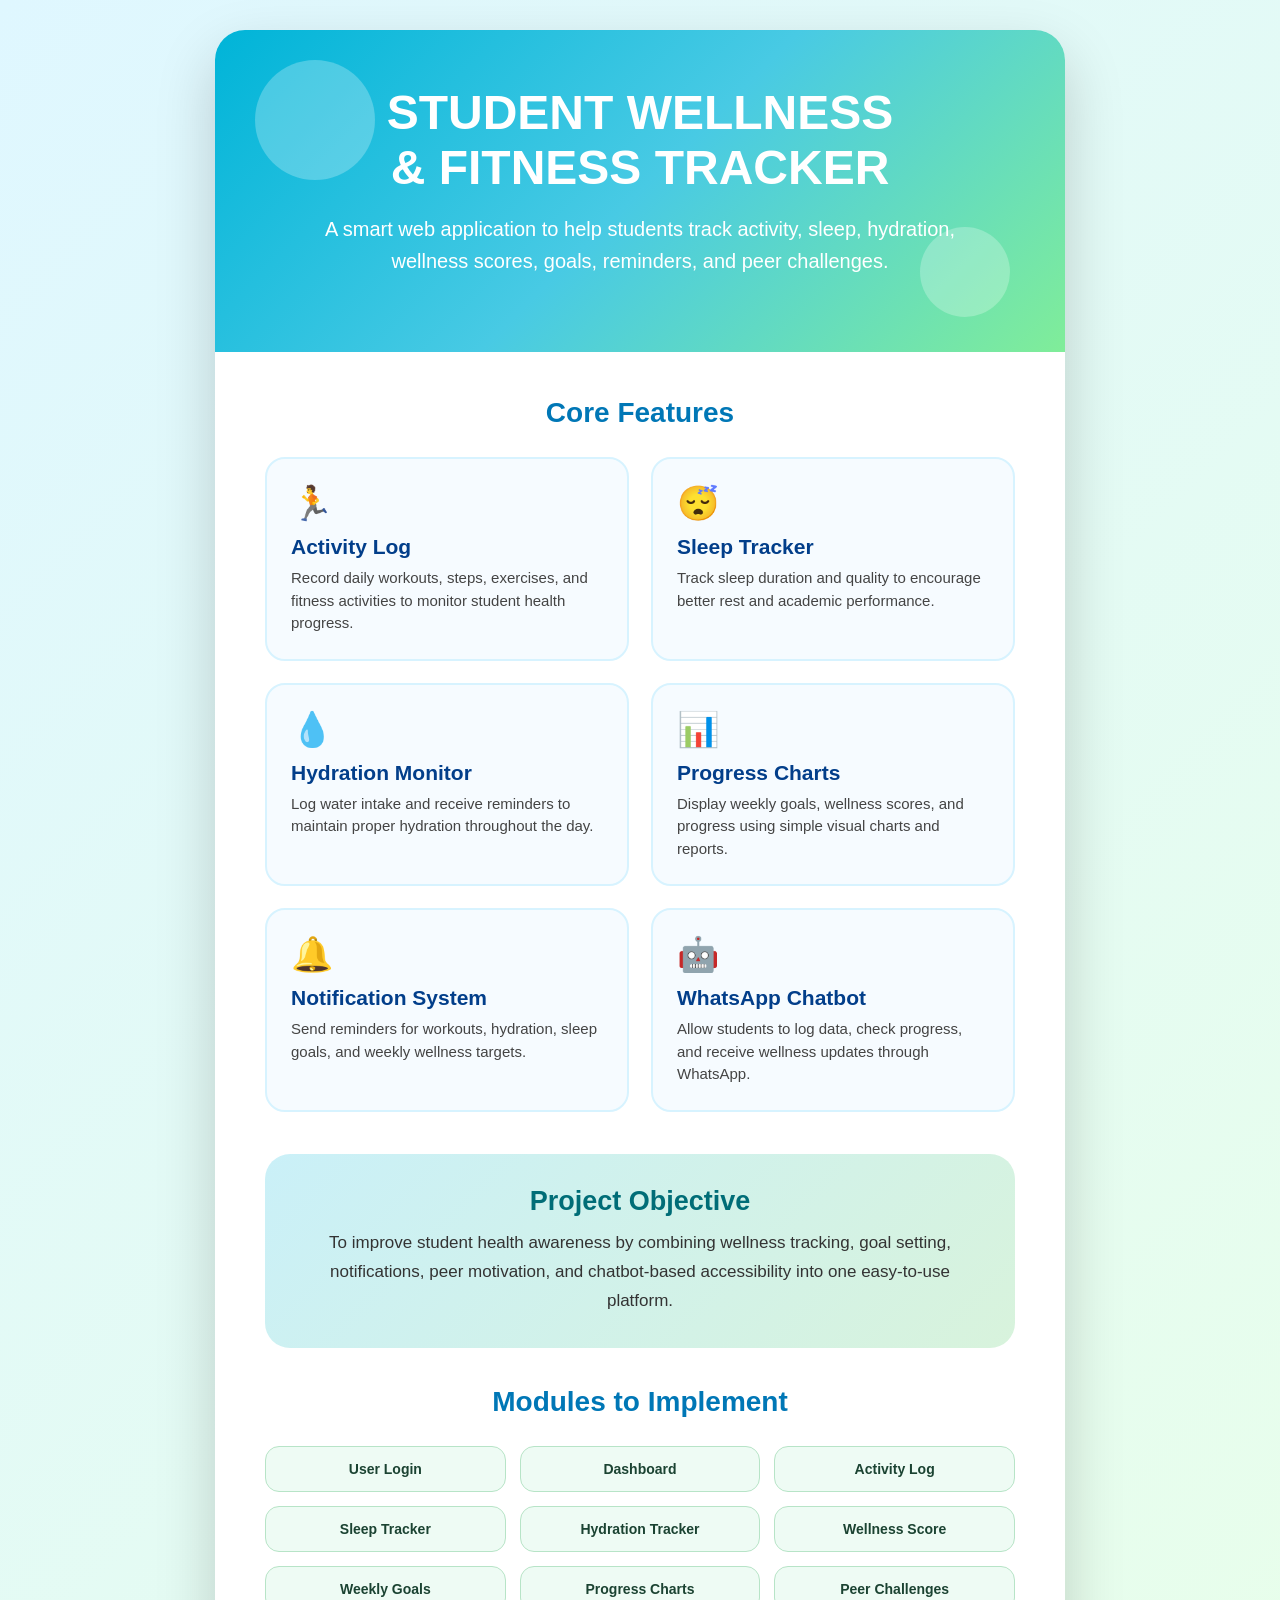
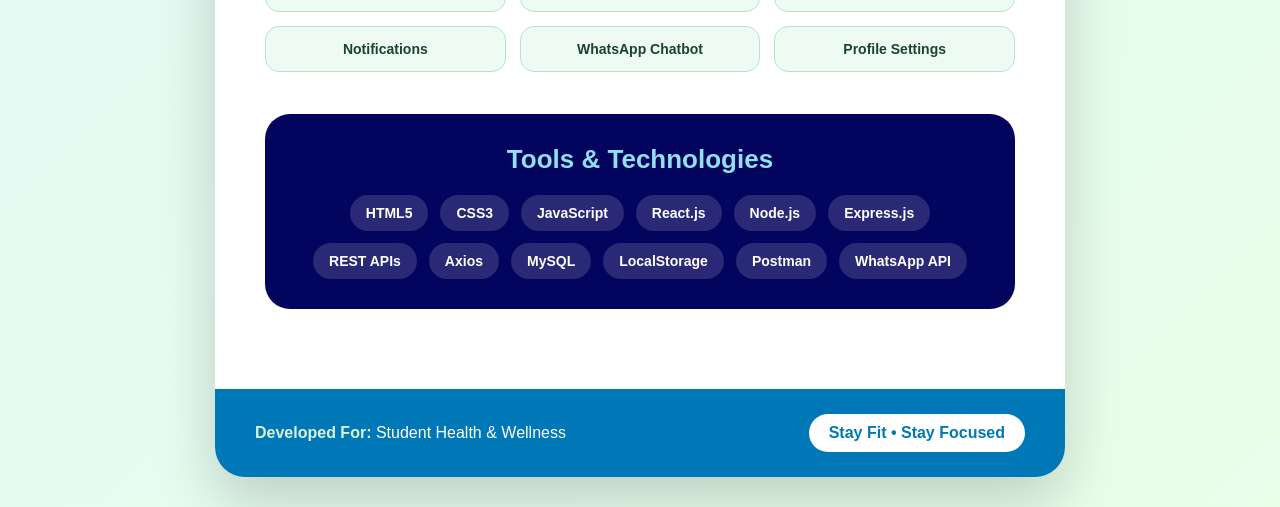
<file: poster.html>
<!DOCTYPE html>
<html lang="en">
<head>
  <meta charset="UTF-8" />
  <meta name="viewport" content="width=device-width, initial-scale=1.0" />
  <title>Student Wellness & Fitness Tracker Poster</title>
  <style>
    * {
      margin: 0;
      padding: 0;
      box-sizing: border-box;
      font-family: Arial, Helvetica, sans-serif;
    }

    body {
      min-height: 100vh;
      background: linear-gradient(135deg, #dff7ff, #e9ffe8);
      display: flex;
      justify-content: center;
      align-items: center;
      padding: 30px;
    }

    .poster {
      width: 850px;
      min-height: 1100px;
      background: white;
      border-radius: 30px;
      overflow: hidden;
      box-shadow: 0 25px 60px rgba(0, 0, 0, 0.18);
      position: relative;
    }

    .top-section {
      background: linear-gradient(135deg, #00b4d8, #48cae4, #80ed99);
      color: white;
      padding: 55px 50px 75px;
      text-align: center;
      position: relative;
    }

    .tag {
      display: inline-block;
      background: rgba(255, 255, 255, 0.25);
      padding: 8px 22px;
      border-radius: 30px;
      font-size: 15px;
      letter-spacing: 1px;
      margin-bottom: 18px;
      font-weight: bold;
    }

    h1 {
      font-size: 48px;
      line-height: 1.15;
      margin-bottom: 18px;
      text-transform: uppercase;
    }

    .subtitle {
      font-size: 20px;
      max-width: 680px;
      margin: auto;
      line-height: 1.6;
    }

    .circle {
      position: absolute;
      border-radius: 50%;
      background: rgba(255, 255, 255, 0.25);
    }

    .circle.one {
      width: 120px;
      height: 120px;
      top: 30px;
      left: 40px;
    }

    .circle.two {
      width: 90px;
      height: 90px;
      right: 55px;
      bottom: 35px;
    }

    .content {
      padding: 45px 50px;
    }

    .section-title {
      text-align: center;
      font-size: 28px;
      color: #0077b6;
      margin-bottom: 28px;
    }

    .features {
      display: grid;
      grid-template-columns: repeat(2, 1fr);
      gap: 22px;
      margin-bottom: 42px;
    }

    .card {
      background: #f6fbff;
      border: 2px solid #d7f3ff;
      border-radius: 20px;
      padding: 24px;
      min-height: 145px;
      transition: 0.3s;
    }

    .card:hover {
      transform: translateY(-5px);
      box-shadow: 0 10px 25px rgba(0, 119, 182, 0.15);
    }

    .icon {
      font-size: 34px;
      margin-bottom: 12px;
    }

    .card h3 {
      color: #023e8a;
      font-size: 21px;
      margin-bottom: 8px;
    }

    .card p {
      color: #444;
      font-size: 15px;
      line-height: 1.5;
    }

    .highlight-box {
      background: linear-gradient(135deg, #caf0f8, #d8f3dc);
      border-radius: 25px;
      padding: 32px;
      margin-bottom: 38px;
      text-align: center;
    }

    .highlight-box h2 {
      color: #006d77;
      font-size: 27px;
      margin-bottom: 12px;
    }

    .highlight-box p {
      color: #333;
      font-size: 17px;
      line-height: 1.7;
    }

    .modules {
      display: grid;
      grid-template-columns: repeat(3, 1fr);
      gap: 14px;
      margin-bottom: 42px;
    }

    .module {
      background: #eefbf4;
      color: #1b4332;
      padding: 14px 10px;
      border-radius: 14px;
      text-align: center;
      font-weight: bold;
      font-size: 14px;
      border: 1px solid #b7e4c7;
    }

    .tech-section {
      background: #03045e;
      color: white;
      padding: 30px;
      border-radius: 25px;
      margin-bottom: 35px;
    }

    .tech-section h2 {
      text-align: center;
      margin-bottom: 20px;
      font-size: 26px;
      color: #90e0ef;
    }

    .tech-list {
      display: flex;
      flex-wrap: wrap;
      gap: 12px;
      justify-content: center;
    }

    .tech-list span {
      background: rgba(255, 255, 255, 0.15);
      padding: 10px 16px;
      border-radius: 20px;
      font-size: 14px;
      font-weight: bold;
    }

    .footer {
      background: #0077b6;
      color: white;
      padding: 25px 40px;
      display: flex;
      justify-content: space-between;
      align-items: center;
      font-size: 16px;
    }

    .footer strong {
      color: #d8f3dc;
    }

    .badge {
      background: white;
      color: #0077b6;
      padding: 10px 20px;
      border-radius: 30px;
      font-weight: bold;
    }

    @media print {
      body {
        background: white;
        padding: 0;
      }

      .poster {
        box-shadow: none;
        border-radius: 0;
        width: 100%;
        min-height: 100vh;
      }
    }
  </style>
</head>
<body>
  <div class="poster">
    <div class="top-section">
      <div class="circle one"></div>
      <div class="circle two"></div>
      <h1>Student Wellness<br />& Fitness Tracker</h1>
      <p class="subtitle">A smart web application to help students track activity, sleep, hydration, wellness scores, goals, reminders, and peer challenges.</p>
    </div>

    <div class="content">
      <h2 class="section-title">Core Features</h2>

      <div class="features">
        <div class="card">
          <div class="icon">🏃</div>
          <h3>Activity Log</h3>
          <p>Record daily workouts, steps, exercises, and fitness activities to monitor student health progress.</p>
        </div>

        <div class="card">
          <div class="icon">😴</div>
          <h3>Sleep Tracker</h3>
          <p>Track sleep duration and quality to encourage better rest and academic performance.</p>
        </div>

        <div class="card">
          <div class="icon">💧</div>
          <h3>Hydration Monitor</h3>
          <p>Log water intake and receive reminders to maintain proper hydration throughout the day.</p>
        </div>

        <div class="card">
          <div class="icon">📊</div>
          <h3>Progress Charts</h3>
          <p>Display weekly goals, wellness scores, and progress using simple visual charts and reports.</p>
        </div>

        <div class="card">
          <div class="icon">🔔</div>
          <h3>Notification System</h3>
          <p>Send reminders for workouts, hydration, sleep goals, and weekly wellness targets.</p>
        </div>

        <div class="card">
          <div class="icon">🤖</div>
          <h3>WhatsApp Chatbot</h3>
          <p>Allow students to log data, check progress, and receive wellness updates through WhatsApp.</p>
        </div>
      </div>

      <div class="highlight-box">
        <h2>Project Objective</h2>
        <p>To improve student health awareness by combining wellness tracking, goal setting, notifications, peer motivation, and chatbot-based accessibility into one easy-to-use platform.</p>
      </div>

      <h2 class="section-title">Modules to Implement</h2>

      <div class="modules">
        <div class="module">User Login</div>
        <div class="module">Dashboard</div>
        <div class="module">Activity Log</div>
        <div class="module">Sleep Tracker</div>
        <div class="module">Hydration Tracker</div>
        <div class="module">Wellness Score</div>
        <div class="module">Weekly Goals</div>
        <div class="module">Progress Charts</div>
        <div class="module">Peer Challenges</div>
        <div class="module">Notifications</div>
        <div class="module">WhatsApp Chatbot</div>
        <div class="module">Profile Settings</div>
      </div>

      <div class="tech-section">
        <h2>Tools & Technologies</h2>
        <div class="tech-list">
          <span>HTML5</span>
          <span>CSS3</span>
          <span>JavaScript</span>
          <span>React.js</span>
          <span>Node.js</span>
          <span>Express.js</span>
          <span>REST APIs</span>
          <span>Axios</span>
          <span>MySQL</span>
          <span>LocalStorage</span>
          <span>Postman</span>
          <span>WhatsApp API</span>
        </div>
      </div>
    </div>

    <div class="footer">
      <div><strong>Developed For:</strong> Student Health & Wellness</div>
      <div class="badge">Stay Fit • Stay Focused</div>
    </div>
  </div>
</body>
</html>
</file>
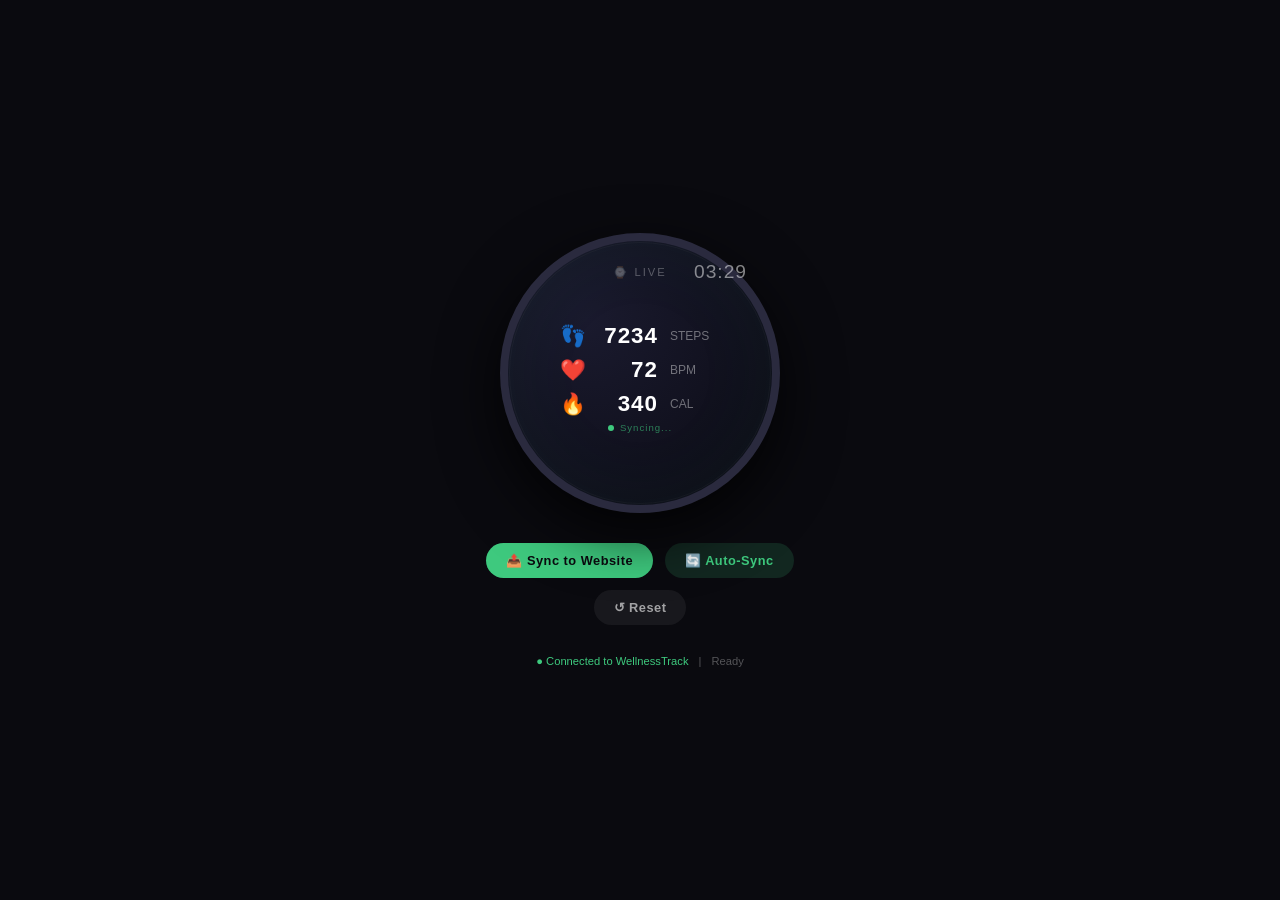
<file: watch.html>
<!DOCTYPE html>
<html lang="en">
<head>
  <meta charset="UTF-8">
  <meta name="viewport" content="width=device-width, initial-scale=1.0">
  <title>⌚ Smart Watch Simulator</title>
  <style>
    * {
      margin: 0;
      padding: 0;
      box-sizing: border-box;
    }
    body {
      background: #0a0a0f;
      display: flex;
      align-items: center;
      justify-content: center;
      min-height: 100vh;
      font-family: 'DM Sans', sans-serif;
      color: #fff;
    }
    .watch-container {
      display: flex;
      flex-direction: column;
      align-items: center;
      gap: 30px;
    }
    .watch {
      width: 280px;
      height: 280px;
      border-radius: 50%;
      background: radial-gradient(circle at 30% 30%, #1a1a2e, #0a0a12);
      border: 8px solid #2a2a3e;
      box-shadow: 0 20px 60px rgba(0,0,0,0.8), inset 0 0 80px rgba(62,201,126,0.05);
      display: flex;
      flex-direction: column;
      align-items: center;
      justify-content: center;
      padding: 20px;
      position: relative;
      transition: all 0.3s ease;
    }
    .watch::after {
      content: '';
      position: absolute;
      top: 50%;
      left: 50%;
      transform: translate(-50%, -50%);
      width: 260px;
      height: 260px;
      border-radius: 50%;
      border: 1px solid rgba(255,255,255,0.03);
      pointer-events: none;
    }
    .watch-header {
      font-size: 0.7rem;
      color: rgba(255,255,255,0.3);
      letter-spacing: 2px;
      text-transform: uppercase;
      position: absolute;
      top: 25px;
      left: 50%;
      transform: translateX(-50%);
      font-weight: 500;
    }
    .watch-time {
      font-size: 1.2rem;
      font-weight: 300;
      color: rgba(255,255,255,0.5);
      position: absolute;
      top: 20px;
      right: 25px;
      font-family: 'Syne', sans-serif;
      letter-spacing: 1px;
    }
    .watch-display {
      display: flex;
      flex-direction: column;
      align-items: center;
      gap: 8px;
      margin-top: 10px;
    }
    .watch-metric {
      display: flex;
      align-items: center;
      gap: 12px;
      font-size: 1.1rem;
    }
    .watch-metric .icon {
      font-size: 1.3rem;
    }
    .watch-metric .value {
      font-weight: 600;
      font-size: 1.4rem;
      letter-spacing: 1px;
      min-width: 60px;
      text-align: right;
    }
    .watch-metric .label {
      color: rgba(255,255,255,0.4);
      font-size: 0.75rem;
      font-weight: 400;
      min-width: 50px;
    }
    .heart-beat {
      color: #ff4757;
      animation: pulse 1.2s ease-in-out infinite;
      font-size: 1.5rem;
    }
    @keyframes pulse {
      0%, 100% { opacity: 0.4; transform: scale(0.9); }
      50% { opacity: 1; transform: scale(1.1); }
    }
    .watch-status {
      font-size: 0.6rem;
      color: rgba(62,201,126,0.6);
      letter-spacing: 1px;
      margin-top: 5px;
      display: flex;
      align-items: center;
      gap: 6px;
    }
    .watch-status .dot {
      width: 6px;
      height: 6px;
      border-radius: 50%;
      background: #3EC97E;
      animation: blink 1.5s ease-in-out infinite;
    }
    @keyframes blink {
      0%, 100% { opacity: 0.3; }
      50% { opacity: 1; }
    }

    .controls {
      display: flex;
      flex-wrap: wrap;
      gap: 12px;
      justify-content: center;
      max-width: 400px;
    }
    .controls button {
      padding: 10px 20px;
      border: none;
      border-radius: 30px;
      font-family: 'DM Sans', sans-serif;
      font-size: 0.8rem;
      font-weight: 600;
      cursor: pointer;
      transition: all 0.2s ease;
      letter-spacing: 0.5px;
    }
    .btn-sync {
      background: #3EC97E;
      color: #0a0a0f;
    }
    .btn-sync:hover {
      background: #27A563;
      transform: scale(1.04);
    }
    .btn-reset {
      background: rgba(255,255,255,0.06);
      color: rgba(255,255,255,0.6);
      border: 1px solid rgba(255,255,255,0.08);
    }
    .btn-reset:hover {
      background: rgba(255,255,255,0.12);
    }
    .btn-auto {
      background: rgba(62,201,126,0.15);
      color: #3EC97E;
      border: 1px solid rgba(62,201,126,0.2);
    }
    .btn-auto:hover {
      background: rgba(62,201,126,0.25);
    }
    .btn-auto.active {
      background: #3EC97E;
      color: #0a0a0f;
    }

    .status-bar {
      display: flex;
      align-items: center;
      gap: 10px;
      color: rgba(255,255,255,0.3);
      font-size: 0.7rem;
    }
    .status-bar .connected {
      color: #3EC97E;
    }
    .status-bar .disconnected {
      color: #ff4757;
    }
  </style>
</head>
<body>

<div class="watch-container">
  <!-- Watch Face -->
  <div class="watch" id="watchFace">
    <div class="watch-header">⌚ LIVE</div>
    <div class="watch-time" id="watchTime">12:00</div>
    <div class="watch-display">
      <div class="watch-metric">
        <span class="icon">👣</span>
        <span class="value" id="watchSteps">0</span>
        <span class="label">STEPS</span>
      </div>
      <div class="watch-metric">
        <span class="icon heart-beat">❤️</span>
        <span class="value" id="watchHeart">72</span>
        <span class="label">BPM</span>
      </div>
      <div class="watch-metric">
        <span class="icon">🔥</span>
        <span class="value" id="watchCalories">0</span>
        <span class="label">CAL</span>
      </div>
    </div>
    <div class="watch-status">
      <span class="dot"></span>
      <span id="watchStatusText">Syncing...</span>
    </div>
  </div>

  <!-- Controls -->
  <div class="controls">
    <button class="btn-sync" onclick="syncToWebsite()">📤 Sync to Website</button>
    <button class="btn-auto" id="autoSyncBtn" onclick="toggleAutoSync()">🔄 Auto-Sync</button>
    <button class="btn-reset" onclick="resetWatch()">↺ Reset</button>
  </div>

  <div class="status-bar">
    <span id="connectionStatus" class="connected">● Connected to WellnessTrack</span>
    <span>|</span>
    <span id="syncStatus">Ready</span>
  </div>
</div>

<script>
  // ─── WATCH SIMULATOR ───
  let steps = 7234;
  let heartRate = 72;
  let calories = 340;
  let autoSyncInterval = null;
  let isAutoSync = false;

  // ─── UPDATE WATCH DISPLAY ───
  function updateWatch() {
    document.getElementById('watchSteps').textContent = steps;
    document.getElementById('watchHeart').textContent = heartRate;
    document.getElementById('watchCalories').textContent = calories;
    
    const now = new Date();
    document.getElementById('watchTime').textContent = now.toLocaleTimeString('en-US', { 
      hour: '2-digit', 
      minute: '2-digit',
      hour12: false 
    });
  }

  // ─── SIMULATE LIVE DATA ───
  function simulateData() {
    steps += Math.floor(Math.random() * 20) - 5;
    if (steps < 0) steps = 0;
    heartRate += Math.floor(Math.random() * 6) - 3;
    if (heartRate < 50) heartRate = 50;
    if (heartRate > 120) heartRate = 120;
    calories += Math.floor(Math.random() * 5) + 1;
    updateWatch();
    document.getElementById('syncStatus').textContent = '🔄 Live data updating...';
  }

  // ─── SYNC TO WEBSITE (fixed) ───
  function syncToWebsite() {
    // Write to localStorage (shared key)
    const key = 'wellness_watch_data';
    const data = {
      user: 'demo@wellness.com', // hardcoded for demo; in production use dynamic
      steps: steps,
      heartRate: heartRate,
      calories: calories,
      timestamp: Date.now()
    };
    localStorage.setItem(key, JSON.stringify(data));

    // Try postMessage if WellnessTrack is open in another window/tab
    try {
      if (window.opener && !window.opener.closed) {
        window.opener.postMessage({ type: 'watchData', payload: data }, '*');
      }
    } catch(e) {}

    // Also try to find a window named 'wellnessTrack'
    const wellnessWindow = window.open('', 'wellnessTrack');
    if (wellnessWindow && !wellnessWindow.closed) {
      try {
        wellnessWindow.postMessage({ type: 'watchData', payload: data }, '*');
      } catch(e) {}
    }

    document.getElementById('syncStatus').textContent = '✅ Synced to website!';
    document.getElementById('syncStatus').style.color = '#3EC97E';
    showToast('✅ Data sent to WellnessTrack!');
  }

  // ─── AUTO SYNC ───
  function toggleAutoSync() {
    isAutoSync = !isAutoSync;
    const btn = document.getElementById('autoSyncBtn');
    if (isAutoSync) {
      btn.textContent = '⏹ Stop Auto-Sync';
      btn.classList.add('active');
      autoSyncInterval = setInterval(() => {
        simulateData();
        syncToWebsite();
      }, 5000);
      document.getElementById('syncStatus').textContent = '🔄 Auto-sync ON (every 5s)';
    } else {
      btn.textContent = '🔄 Auto-Sync';
      btn.classList.remove('active');
      clearInterval(autoSyncInterval);
      document.getElementById('syncStatus').textContent = 'Auto-sync OFF';
    }
  }

  // ─── RESET ───
  function resetWatch() {
    steps = 0;
    heartRate = 72;
    calories = 0;
    updateWatch();
    document.getElementById('syncStatus').textContent = '🔄 Reset to zero';
    setTimeout(() => {
      document.getElementById('syncStatus').textContent = 'Ready';
    }, 2000);
    showToast('🔄 Watch reset');
  }

  // ─── TOAST ───
  function showToast(msg) {
    const existing = document.querySelector('.toast-msg');
    if (existing) existing.remove();
    const t = document.createElement('div');
    t.className = 'toast-msg';
    t.style.cssText = `
      position: fixed;
      bottom: 20px;
      left: 50%;
      transform: translateX(-50%);
      background: rgba(26,26,46,0.95);
      color: #fff;
      padding: 10px 24px;
      border-radius: 30px;
      font-size: 0.85rem;
      font-weight: 500;
      z-index: 9999;
      border: 1px solid rgba(255,255,255,0.06);
      backdrop-filter: blur(10px);
      font-family: 'DM Sans', sans-serif;
      text-align: center;
      max-width: 90%;
    `;
    t.textContent = msg;
    document.body.appendChild(t);
    setTimeout(() => {
      t.style.opacity = '0';
      t.style.transition = 'opacity 0.4s';
      setTimeout(() => t.remove(), 400);
    }, 3000);
  }

  // ─── INIT ───
  updateWatch();
  setInterval(() => {
    if (!isAutoSync) {
      simulateData();
    }
  }, 2000);

  console.log('⌚ Watch simulator ready!');
</script>
</body>
</html>
</file>
